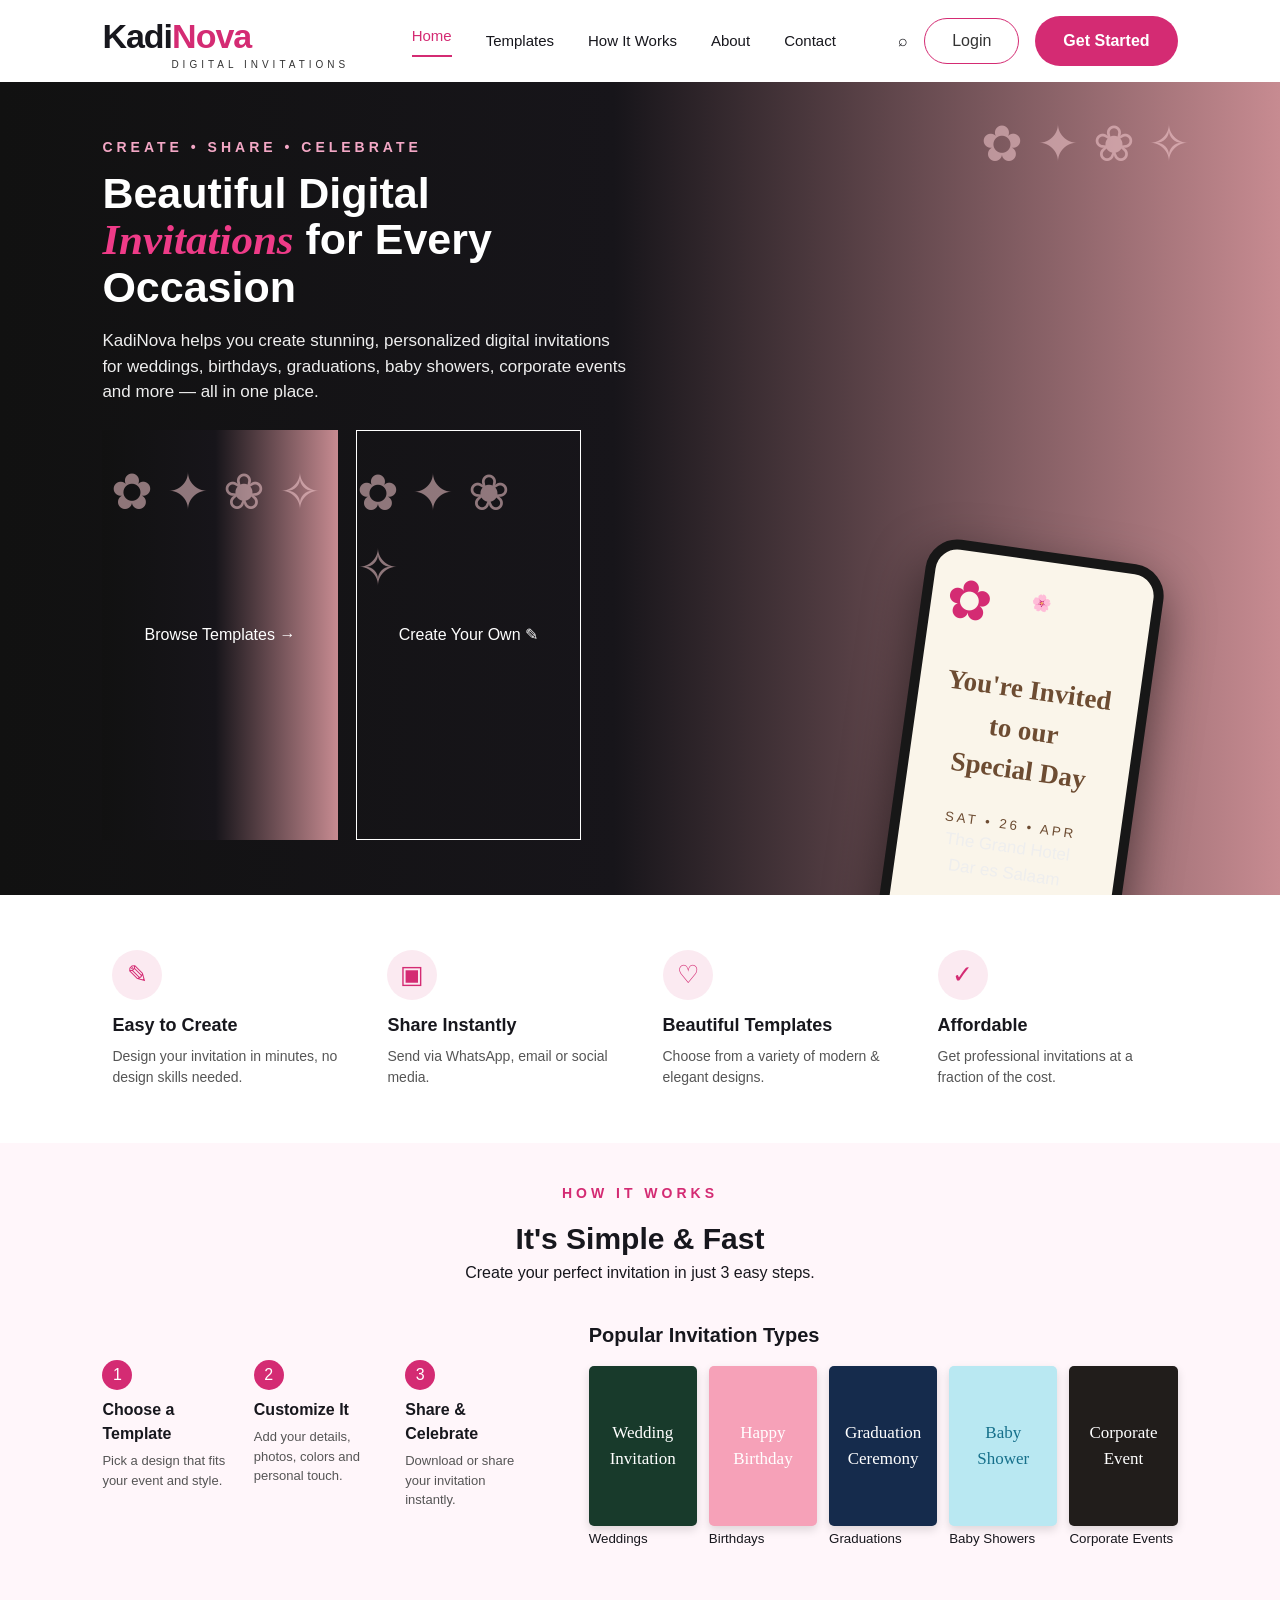
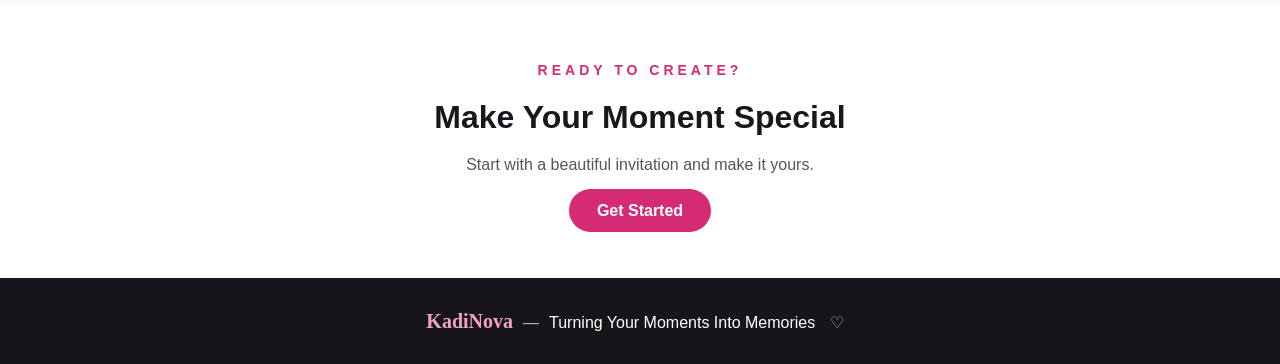
<file: index-1.html>
<!DOCTYPE html>
<html lang="en">
<head>
<meta charset="UTF-8">
<meta name="viewport" content="width=device-width, initial-scale=1.0">
<title>KadiNova | Digital Invitations</title>
<style>
*{box-sizing:border-box;margin:0;padding:0}body{font-family:Arial,Helvetica,sans-serif;color:#17171d;background:#fff;line-height:1.5}a{text-decoration:none;color:inherit}.nav{height:82px;display:flex;align-items:center;justify-content:space-between;padding:0 8%;background:#fff}.logo{font-size:34px;font-weight:800;letter-spacing:-1px}.logo span{color:#d42b73}.tag{display:block;font-size:10px;letter-spacing:4px;color:#333;margin-left:69px;margin-top:-5px}.navlinks{display:flex;gap:34px;align-items:center}.navlinks a{font-size:15px}.navlinks a:first-child{color:#d42b73;border-bottom:2px solid #d42b73;padding-bottom:7px}.actions{display:flex;align-items:center;gap:16px}.login{border:1px solid #d42b73;border-radius:25px;padding:10px 27px;color:#333}.start,.hero button{background:#d42b73;color:#fff;border:0;border-radius:28px;padding:13px 28px;font-weight:700}.hero{min-height:410px;background:linear-gradient(90deg,#111 0%,#17151a 48%,#c78b91 100%);color:white;display:flex;align-items:center;padding:55px 8%;position:relative;overflow:hidden}.hero:after{content:'✿  ✦  ❀  ✧';position:absolute;right:7%;top:25px;font-size:50px;color:#f4c9ce;opacity:.55}.heroText{width:49%;position:relative;z-index:2}.eyebrow{color:#f3a7c5;letter-spacing:4px;font-size:14px;font-weight:700;margin-bottom:12px}.hero h1{font-size:43px;line-height:1.08;margin-bottom:18px}.script{color:#ef3b88;font-family:cursive;font-style:italic}.hero p{font-size:17px;color:#eee;max-width:610px;margin-bottom:25px}.heroBtns{display:flex;gap:18px}.outline{background:transparent!important;border:1px solid #fff!important}.phone{position:absolute;right:11%;bottom:-85px;width:240px;height:430px;background:#faf5ea;border:10px solid #171717;border-radius:32px;transform:rotate(8deg);box-shadow:0 20px 50px #0008;padding:30px 15px;color:#6d4c32;text-align:center}.phone h3{font-family:cursive;font-size:27px;margin-top:55px}.phone small{display:block;letter-spacing:3px;margin-top:25px}.phone:before{content:'✿';font-size:55px;position:absolute;top:8px;left:15px;color:#d42b73}.features{display:grid;grid-template-columns:repeat(4,1fr);gap:25px;padding:45px 8%;background:#fff}.feature{text-align:left;padding:10px}.icon{width:50px;height:50px;border-radius:50%;background:#fbeaf1;color:#d42b73;display:flex;align-items:center;justify-content:center;font-size:25px;margin-bottom:12px}.feature h3{font-size:18px;margin-bottom:7px}.feature p{font-size:14px;color:#555}.work{background:#fff6fa;padding:40px 8% 55px}.workTitle{text-align:center;margin-bottom:35px}.workTitle .eyebrow{color:#d42b73}.workTitle h2{font-size:30px}.workGrid{display:grid;grid-template-columns:1fr 1.35fr;gap:50px;align-items:center}.steps{display:grid;grid-template-columns:repeat(3,1fr);gap:18px}.stepNo{background:#d42b73;color:white;border-radius:50%;width:30px;height:30px;display:flex;align-items:center;justify-content:center;margin-bottom:8px}.step h3{font-size:16px;margin-bottom:5px}.step p{font-size:13px;color:#555}.popular h2{font-size:20px;margin-bottom:16px}.cards{display:grid;grid-template-columns:repeat(5,1fr);gap:12px}.card{height:160px;border-radius:5px;padding:15px 8px;display:flex;align-items:center;justify-content:center;text-align:center;color:white;font-family:Georgia,serif;font-size:17px;box-shadow:0 4px 10px #0002}.c1{background:#183a2b}.c2{background:#f6a1b8}.c3{background:#152b4c}.c4{background:#b9e8f2;color:#16708b}.c5{background:#211d1b}.card span{display:block}.footer{background:#17151a;color:white;text-align:center;padding:28px}.footer b{color:#f1a3c2;font-family:cursive;font-size:20px}.footer span{color:#bbb;margin:0 10px}@media(max-width:900px){.nav{padding:0 5%}.navlinks{display:none}.hero{padding:45px 7%;min-height:520px}.heroText{width:100%}.hero h1{font-size:36px}.phone{opacity:.35;right:-25px}.features{grid-template-columns:repeat(2,1fr);padding:35px 7%}.workGrid{grid-template-columns:1fr}.cards{grid-template-columns:repeat(5,130px);overflow-x:auto}.cards .card{height:150px}.steps{grid-template-columns:1fr}.logo{font-size:27px}.tag{font-size:8px;margin-left:55px}.actions .login{display:none}}
</style>
</head>
<body>
<header class="nav"><div><div class="logo">Kadi<span>Nova</span></div><div class="tag">DIGITAL INVITATIONS</div></div><nav class="navlinks"><a href="#home">Home</a><a href="#templates">Templates</a><a href="#how">How It Works</a><a href="#about">About</a><a href="#contact">Contact</a></nav><div class="actions"><span>⌕</span><a class="login" href="#">Login</a><a class="start" href="#create">Get Started</a></div></header>
<section class="hero" id="home"><div class="heroText"><div class="eyebrow">CREATE • SHARE • CELEBRATE</div><h1>Beautiful Digital <span class="script">Invitations</span> for Every Occasion</h1><p>KadiNova helps you create stunning, personalized digital invitations for weddings, birthdays, graduations, baby showers, corporate events and more — all in one place.</p><div class="heroBtns"><a class="hero button" href="#templates">Browse Templates →</a><a class="hero button outline" href="#create">Create Your Own ✎</a></div></div><div class="phone"><div>🌸</div><h3>You're Invited<br>to our<br>Special Day</h3><small>SAT • 26 • APR</small><p>The Grand Hotel<br>Dar es Salaam</p></div></section>
<section class="features"><div class="feature"><div class="icon">✎</div><h3>Easy to Create</h3><p>Design your invitation in minutes, no design skills needed.</p></div><div class="feature"><div class="icon">▣</div><h3>Share Instantly</h3><p>Send via WhatsApp, email or social media.</p></div><div class="feature"><div class="icon">♡</div><h3>Beautiful Templates</h3><p>Choose from a variety of modern & elegant designs.</p></div><div class="feature"><div class="icon">✓</div><h3>Affordable</h3><p>Get professional invitations at a fraction of the cost.</p></div></section>
<section class="work" id="how"><div class="workTitle"><div class="eyebrow">HOW IT WORKS</div><h2>It's Simple & Fast</h2><p>Create your perfect invitation in just 3 easy steps.</p></div><div class="workGrid"><div class="steps"><div class="step"><div class="stepNo">1</div><h3>Choose a Template</h3><p>Pick a design that fits your event and style.</p></div><div class="step"><div class="stepNo">2</div><h3>Customize It</h3><p>Add your details, photos, colors and personal touch.</p></div><div class="step"><div class="stepNo">3</div><h3>Share & Celebrate</h3><p>Download or share your invitation instantly.</p></div></div><div class="popular" id="templates"><h2>Popular Invitation Types</h2><div class="cards"><div><div class="card c1">Wedding<br>Invitation</div><small>Weddings</small></div><div><div class="card c2">Happy<br>Birthday</div><small>Birthdays</small></div><div><div class="card c3">Graduation<br>Ceremony</div><small>Graduations</small></div><div><div class="card c4">Baby<br>Shower</div><small>Baby Showers</small></div><div><div class="card c5">Corporate<br>Event</div><small>Corporate Events</small></div></div></div></div></section>
<section id="create" style="padding:55px 8%;text-align:center"><div class="eyebrow" style="color:#d42b73">READY TO CREATE?</div><h2 style="font-size:32px;margin-bottom:12px">Make Your Moment Special</h2><p style="color:#555;margin-bottom:22px">Start with a beautiful invitation and make it yours.</p><a class="start" href="#home">Get Started</a></section>
<footer class="footer" id="contact"><b>KadiNova</b><span>—</span>Turning Your Moments Into Memories <span>♡</span></footer>
</body></html>
</file>
